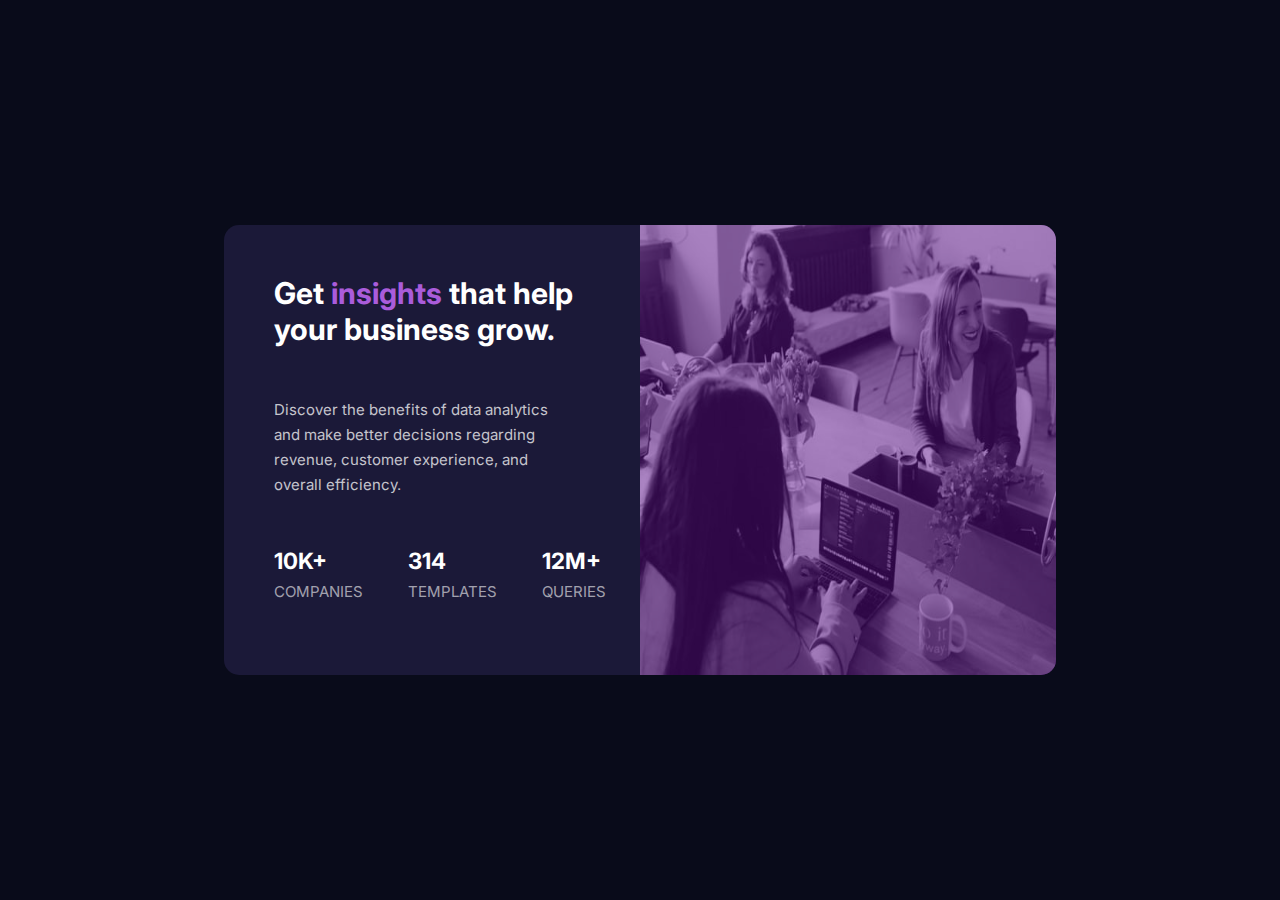
<file: index.html>
<!DOCTYPE html>
<html lang="en">
  <head>
    <meta charset="UTF-8" />
    <meta http-equiv="X-UA-Compatible" content="IE=edge" />
    <meta name="viewport" content="width=device-width, initial-scale=1.0" />
    <title>Document</title>
    <link rel="stylesheet" href="style.css" />
  </head>
  <body>
    <main>
      <div class="container">
         <div class="img-box">
            <img src="images/image-header-desktop.jpg" alt="">
        </div>
        
        <div class="text-box">
          <div class="header">
            <h1>Get <span>insights</span> that help your business grow.</h1>
          </div>
          <div class="text">
            <p>
              Discover the benefits of data analytics and make better decisions
              regarding revenue, customer experience, and overall efficiency.
            </p>
          </div>
          <div class="footer">
            <div class="card"><h2>10k+</h2><p>companies</p></div>
            <div class="card"><h2>314</h2><p>templates</p></div>
            <div class="card"><h2>12m+</h2><p>queries</p></div>
          </div>
        </div>
       
      </div>
    </main>
  </body>
</html>
</file>
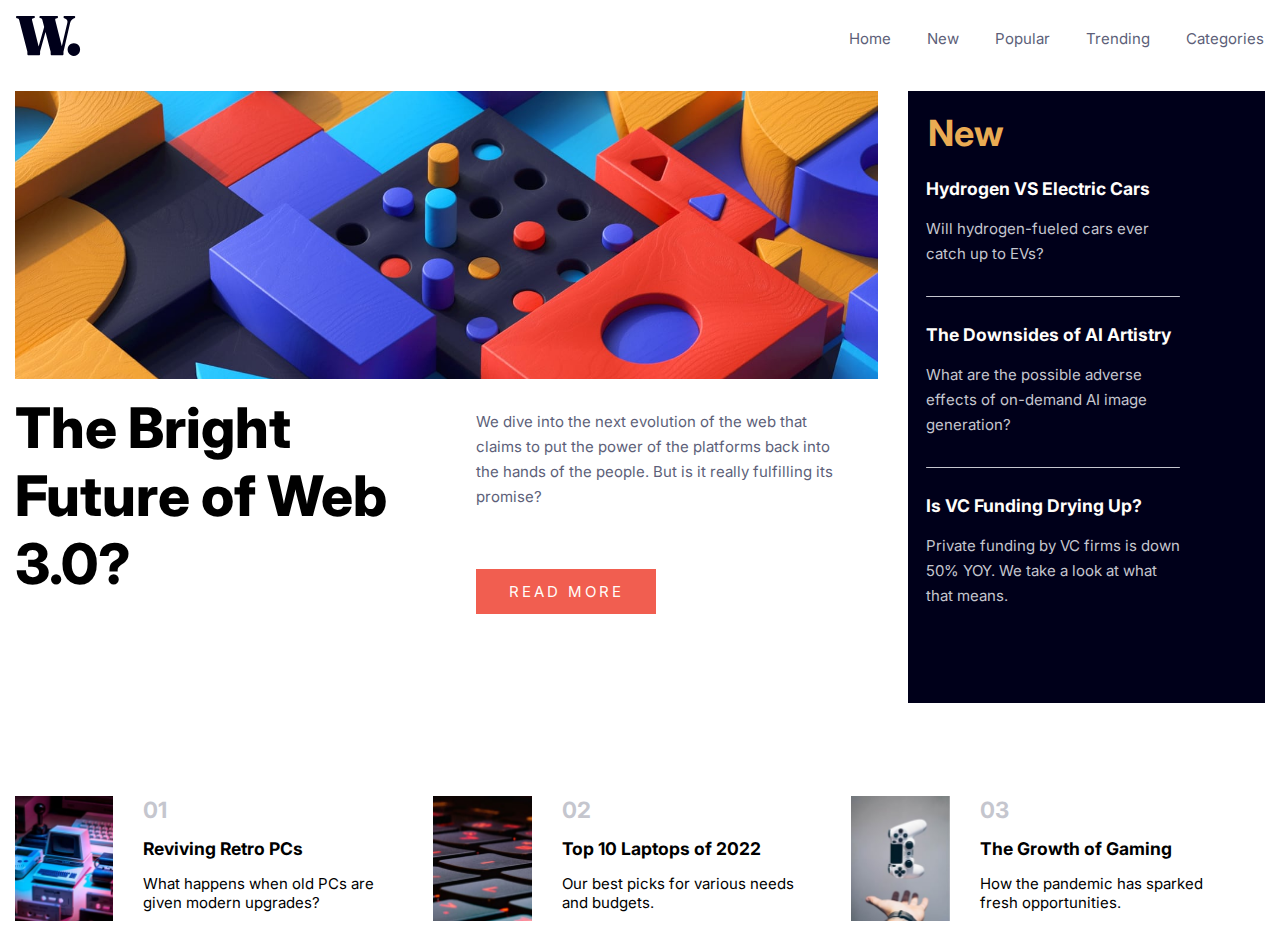
<file: w/index.html>
<!DOCTYPE html>
<html lang="en">
  <head>
    <meta charset="UTF-8" />
    <meta http-equiv="X-UA-Compatible" content="IE=edge" />
    <meta name="viewport" content="width=device-width, initial-scale=1.0" />
    <title>W.</title>
    <link rel="stylesheet" href="style.css" />
    <link rel="icon" href="images/favicon-32x32.png" type="images/favicon" />
  </head>
  <body>
    <nav>
      <div class="logo-box">
        <div class="logo">
          <img src="images/logo.svg" />
        </div>
      </div>
      <div class="menu-box">
        <ul>
          <li><a href="#">home</a></li>
          <li><a href="#">new</a></li>
          <li><a href="#">popular</a></li>
          <li><a href="#">trending</a></li>
          <li><a href="#">categories</a></li>
        </ul>
      </div>
    </nav>
    <main>
      <div class="main-content">
        <div class="img-box"></div>
        <div class="header-box">
          <h1>The Bright Future of Web 3.0?</h1>
        </div>
        <div class="content-box">
          <p>
            We dive into the next evolution of the web that claims to put the
            power of the platforms back into the hands of the people. But is it
            really fulfilling its promise?
          </p>
          <a href="#" class="button" type="button">Read more</a>
        </div>
      </div>
      <div class="showcase">
        <div class="header">
          <h2>New</h2>
        </div>
        <div class="card">
          <h3>Hydrogen VS Electric Cars</h3>
          <p>Will hydrogen-fueled cars ever catch up to EVs?</p>
          <div class="hr"></div>
        </div>
        <div style="margin-top: 25px;" class="card">
          <h3>The Downsides of AI Artistry</h3>
          <p>
            What are the possible adverse effects of on-demand AI image
            generation?
          </p>
          <div class="hr"></div>
        </div>
        <div style="margin-top: 25px;" class="card">
          <h3>Is VC Funding Drying Up?</h3>
          <p>
            Private funding by VC firms is down 50% YOY. We take a look at what
            that means.
          </p>
        </div>
      </div>
    </main>
    <footer>
        <div class="card">
            <div class="img">
                <img src="images/image-retro-pcs.jpg" >
            </div>
            <div class="content">
            <div class="number"><h2>01</h2></div>
            <div class="header"><h3>Reviving Retro PCs</h3></div>
            <div class="text"> What happens when old PCs are given modern upgrades?<p></p></div>
            </div>
    </div>
        <div class="card">
            <div class="img">
                <img src="images/image-top-laptops.jpg" >
            </div>
            <div class="content">
            <div class="number"><h2>02</h2></div>
            <div class="header"><h3>Top 10 Laptops of 2022</h3></div>
            <div class="text"><p> Our best picks for various needs and budgets.</p></div>
            </div>
    </div>
        <div class="card">
            <div class="img">
                <img src="images/image-gaming-growth.jpg" >
            </div>
            <div class="content">
            <div class="number"><h2>03</h2></div>
            <div class="header"><h3>The Growth of Gaming</h3></div>
            <div class="text"><p>How the pandemic has sparked fresh opportunities.</p></div>
            </div>
        </div>
    </footer>
  </body>
</html>
</file>
<file: style.css>
@import url('https://fonts.googleapis.com/css2?family=Inter:wght@400;700&family=Lexend+Deca&display=swap');
*{
    margin: 0;
    padding: 0;
    box-sizing: border-box; 
    font-family: 'Lexend Deca', sans-serif;
    font-family: 'Inter', sans-serif;
}
body {
    font-size: 15px;
}

main{
    display: flex;
    width: 100%;
    height: 100vh;
    background-color: hsl(233, 47%, 7%);
    justify-content: center;
    align-items: center;
}

main .container{
    width: 65%;
    height: 50%;
    display: flex;
}

main .container .text-box{
    width: 50%;
    color: white;
    background-color: hsl(244, 38%, 16%);
    border-radius: 15px 0 0 15px;
}

main .container .text-box .header{
    margin: 50px;
}

main .container .text-box .header span{
    color: hsl(277, 64%, 61%);
}

main .container .text-box .text{
    margin: 50px 75px 50px 50px;
    color: hsla(0, 0%, 100%, 0.75);
    line-height: 25px;
}

main .container .footer{
    display: flex;
    margin: 50px;
}
main .container .footer .card{
    margin-right: 45px;
    text-transform: uppercase;
}
main .container .footer .card p{
    margin-top: 8px;
    color:hsla(0, 0%, 100%, 0.6);
}

main .img-box{
    display: flex;
    width: 50%;
    border-radius: 0 15px 15px 0;
    background: hsl(277, 83%, 30%); 
    order: 1;
}

main .img-box img{
    border-radius: 0 15px 15px 0;
    width: 100%;
    height: auto;
    opacity: 0.5;
}

  @media(max-width:1276px) {
    main{
        width: 100%;
        height: 100%;
        align-items: center;
        justify-content: center;
    }
    main .container{
        flex-direction: column;
        height:auto;
        width: 100%;
        justify-content: center;
        align-items: center;

    }
    main .img-box {
        width: 80%;
        order: 0;
        border-radius: 15px 15px 0 0;
    }
    main .img-box img{
        border-radius: 15px 15px 0 0;
    }
    main .container .text-box{
        width: 80%;
    }
    main .container .footer {
        flex-direction: column;
        align-items: center;
        justify-content: center;
        padding-left: 30px;
    }
    main .container .footer .card{
        margin-top: 30px;
        
    }
    main .container .footer .card h2{
        text-align: center;
    }
    main .container .footer .card p{
        text-align: center;
    }
    main .container .text-box .header{
        text-align: center;
    }
    main .container .text-box .text{
        text-align: center;
    }
}
</file>
<file: w/style.css>
@import url('https://fonts.googleapis.com/css2?family=Inter:wght@400;700;800&display=swap');
*{
    padding: 0;
    margin: 0;
    box-sizing: border-box;
    font-family: 'Inter', sans-serif;
}
body{
    font-size: 15px;
}

nav{
    display: flex;
    padding: 16px;
    align-items: center;
    justify-content: space-between;
}
nav .menu-box{
    display: flex;
    overflow: hidden;
}

nav .menu-box ul{
    display: flex;
    list-style: none;
    justify-content: center;
    align-items: center;
}

nav .menu-box ul li{
    margin-left: 36px;
    text-transform: capitalize;
}
nav .menu-box ul li a{
    text-decoration: none;
    color: hsl(236, 13%, 42%);
}

nav .menu-box ul li a:hover{
    color: hsl(35, 77%, 62%);
}

main{
    display: flex;
    width: 100%;
    height: 80vh;
}

main .main-content{
    display: flex;
    width: 100%;
    height: 80%;
    flex-wrap: wrap;
    justify-content: flex-start;
}

main .main-content .img-box{
    display: flex;
    width: 100%;
    height: 50%;
    background: url(images/image-web-3-desktop.jpg);
    margin: 15px;
    background-repeat: no-repeat;
    background-position: center;
    background-size: cover;
}

main .main-content .header-box{
    width: 50%;
    height: 50%;
    margin-left: 15px;
    display: inline-block;
    padding-right: 70px;
}
main .main-content .header-box h1{
    font-weight: 800;
    font-size: 56px;
}

main .main-content .content-box{
    display: flex;
    flex-direction: column;
    width: 48%;
    height: 50%;
    padding: 15px;
    line-height: 25px;
    padding-right: 55px;
}

main .main-content .content-box p {
    color: hsl(236, 13%, 42%);
}

main .main-content .content-box a {
    text-decoration: none;
    background-color: hsl(5, 85%, 63%);
    color: hsl(36, 100%, 99%);
    text-transform: uppercase;
    padding: 10px 15px;
    margin-top: 60px;
    width: 50%;
    display: flex;
    justify-content: center;
    align-items: center;
    letter-spacing: 3px;
    transition: .3 all ease-in-out;
}

main .main-content .content-box a:hover{
    background-color: hsl(240, 100%, 5%);
}

main .showcase{
    width: 40%;
    height: 85%;
    background-color: hsl(240, 100%, 5%);
    margin: 15px;
    line-height: 25px;
}

main .showcase .header{
    color: hsl(35, 77%, 62%);
    padding: 30px 20px;
}
main .showcase .card{
    display: flex;
    flex-direction: column;
    justify-content: center;
    width: 100%;
    padding: 0px 85px 0px 18px;
}
main .showcase .header h2{
    font-size: 36px;
}

main .showcase .card h3{
    color: hsl(36, 100%, 99%);
    margin-bottom: 15px;
    cursor: pointer;
    transition: .3 all ease-in-out;
}

main .showcase .card h3:hover{
    color: hsl(35, 77%, 62%);
}

main .showcase .card p {
    color: hsl(233, 8%, 79%);
}

main .showcase .card .hr{
    margin-top: 30px;
    border-bottom: 1px solid hsl(233, 8%, 79%);
    border-radius: 30px;
}

footer{
    display: flex;
    margin-left: 15px;
    margin-right: 30px;
    width: 98%;
}

footer .card {
    width: 100%;
    display: flex;
    margin-right: 30px;
}

footer .card .img img{
    height: 125px;
}

footer .card .content{
    margin-left: 30px;
}

footer .card .number {
    width: 100%;
    color: hsl(233, 8%, 79%);
    margin-bottom: 15px;
}

footer .card .header{
    margin-bottom: 15px;
    transition: .3s all ease-in-out;
    cursor: pointer;
}

footer .card .header:hover{
    color: hsl(35, 77%, 62%);
}
</file>
